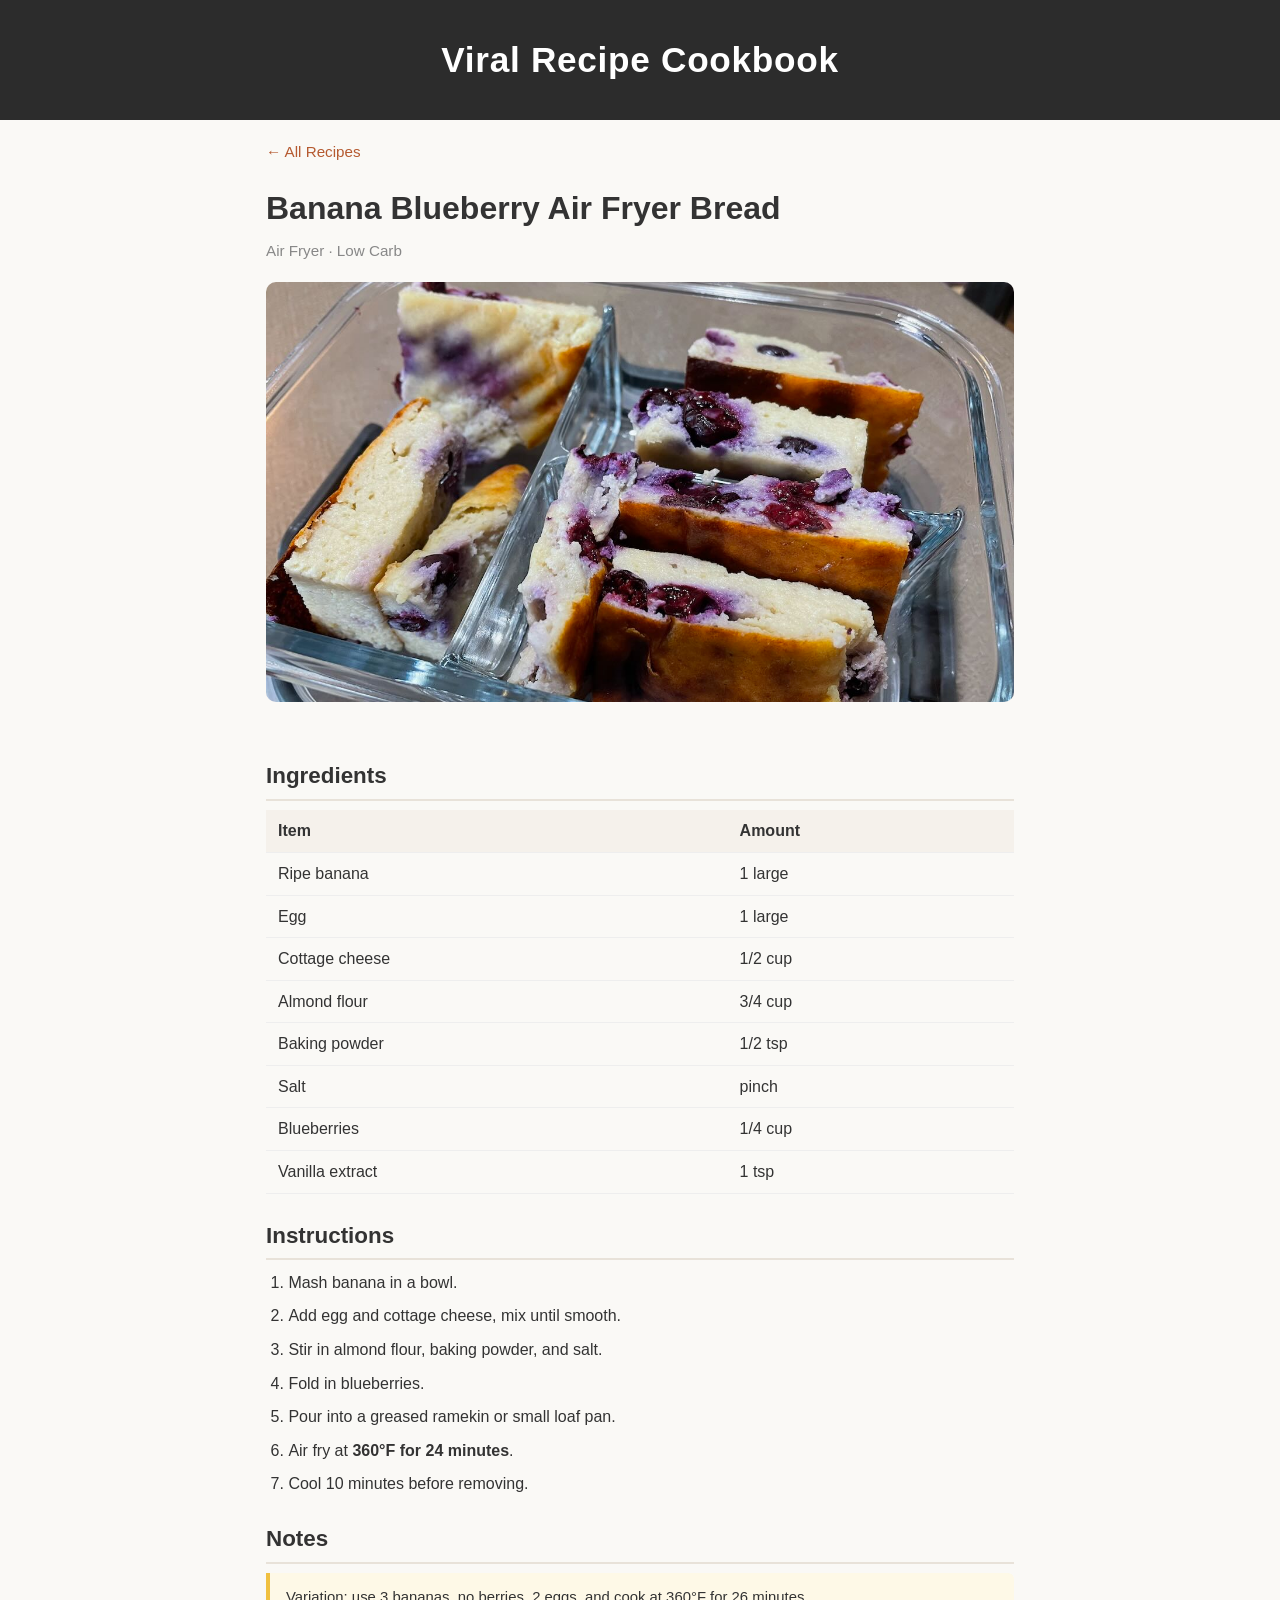
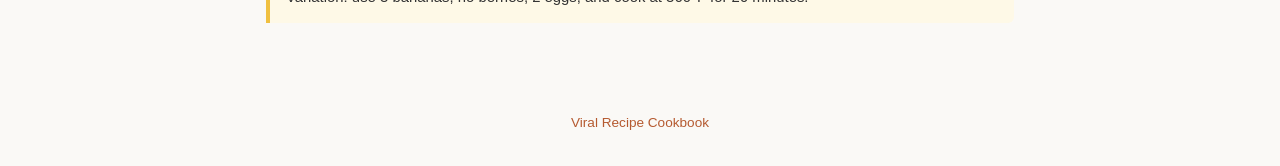
<file: banana-berry-bread.html>
<!DOCTYPE html>
<html lang="en">
<head>
  <meta charset="UTF-8">
  <meta name="viewport" content="width=device-width, initial-scale=1.0">
  <title>Banana Blueberry Air Fryer Bread &mdash; Viral Recipe Cookbook</title>
  <link rel="stylesheet" href="style.css">
</head>
<body>

<header class="site-header">
  <h1>Viral Recipe Cookbook</h1>
</header>

<article class="recipe-page">
  <a class="back" href="index.html">&larr; All Recipes</a>
  <h1>Banana Blueberry Air Fryer Bread</h1>
  <p class="subtitle">Air Fryer &middot; Low Carb</p>

  <img class="hero-img" src="banana-berry-bread.jpeg" alt="Banana Berry Bread">

  <h2>Ingredients</h2>
  <table>
    <tr><th>Item</th><th>Amount</th></tr>
    <tr><td>Ripe banana</td><td>1 large</td></tr>
    <tr><td>Egg</td><td>1 large</td></tr>
    <tr><td>Cottage cheese</td><td>1/2 cup</td></tr>
    <tr><td>Almond flour</td><td>3/4 cup</td></tr>
    <tr><td>Baking powder</td><td>1/2 tsp</td></tr>
    <tr><td>Salt</td><td>pinch</td></tr>
    <tr><td>Blueberries</td><td>1/4 cup</td></tr>
    <tr><td>Vanilla extract</td><td>1 tsp</td></tr>
  </table>

  <h2>Instructions</h2>
  <ol>
    <li>Mash banana in a bowl.</li>
    <li>Add egg and cottage cheese, mix until smooth.</li>
    <li>Stir in almond flour, baking powder, and salt.</li>
    <li>Fold in blueberries.</li>
    <li>Pour into a greased ramekin or small loaf pan.</li>
    <li>Air fry at <strong>360&deg;F for 24 minutes</strong>.</li>
    <li>Cool 10 minutes before removing.</li>
  </ol>

  <h2>Notes</h2>
  <div class="tip">Variation: use 3 bananas, no berries, 2 eggs, and cook at 360&deg;F for 26 minutes.</div>
</article>

<footer class="site-footer">
  <a href="index.html">Viral Recipe Cookbook</a>
</footer>

</body>
</html>
</file>
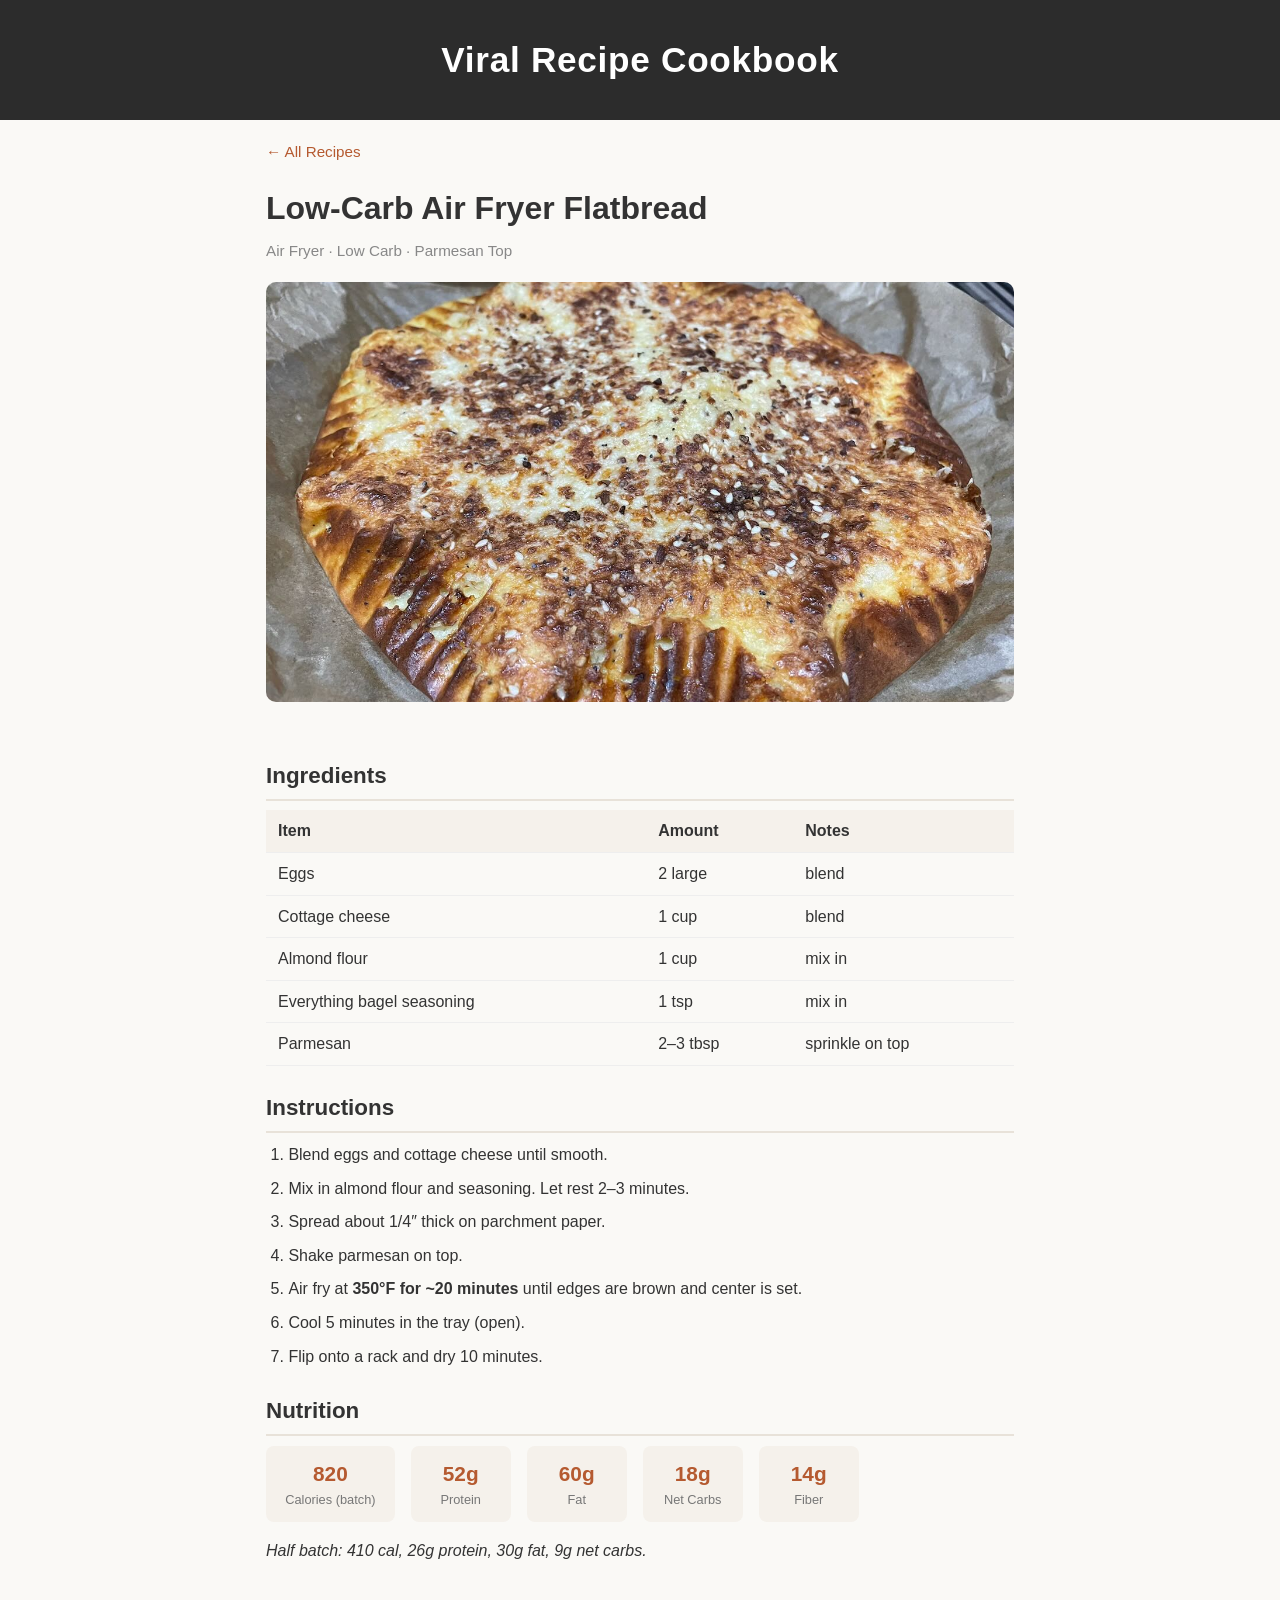
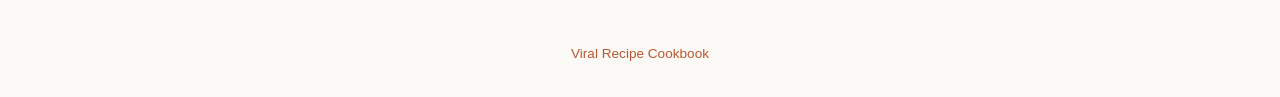
<file: flat-bread.html>
<!DOCTYPE html>
<html lang="en">
<head>
  <meta charset="UTF-8">
  <meta name="viewport" content="width=device-width, initial-scale=1.0">
  <title>Low-Carb Air Fryer Flatbread &mdash; Viral Recipe Cookbook</title>
  <link rel="stylesheet" href="style.css">
</head>
<body>

<header class="site-header">
  <h1>Viral Recipe Cookbook</h1>
</header>

<article class="recipe-page">
  <a class="back" href="index.html">&larr; All Recipes</a>
  <h1>Low-Carb Air Fryer Flatbread</h1>
  <p class="subtitle">Air Fryer &middot; Low Carb &middot; Parmesan Top</p>

  <img class="hero-img" src="flat-bread.jpeg" alt="Low-Carb Flatbread">

  <h2>Ingredients</h2>
  <table>
    <tr><th>Item</th><th>Amount</th><th>Notes</th></tr>
    <tr><td>Eggs</td><td>2 large</td><td>blend</td></tr>
    <tr><td>Cottage cheese</td><td>1 cup</td><td>blend</td></tr>
    <tr><td>Almond flour</td><td>1 cup</td><td>mix in</td></tr>
    <tr><td>Everything bagel seasoning</td><td>1 tsp</td><td>mix in</td></tr>
    <tr><td>Parmesan</td><td>2&ndash;3 tbsp</td><td>sprinkle on top</td></tr>
  </table>

  <h2>Instructions</h2>
  <ol>
    <li>Blend eggs and cottage cheese until smooth.</li>
    <li>Mix in almond flour and seasoning. Let rest 2&ndash;3 minutes.</li>
    <li>Spread about 1/4&Prime; thick on parchment paper.</li>
    <li>Shake parmesan on top.</li>
    <li>Air fry at <strong>350&deg;F for ~20 minutes</strong> until edges are brown and center is set.</li>
    <li>Cool 5 minutes in the tray (open).</li>
    <li>Flip onto a rack and dry 10 minutes.</li>
  </ol>

  <h2>Nutrition</h2>
  <div class="macro-grid">
    <div class="macro-box"><div class="num">820</div><div class="label">Calories (batch)</div></div>
    <div class="macro-box"><div class="num">52g</div><div class="label">Protein</div></div>
    <div class="macro-box"><div class="num">60g</div><div class="label">Fat</div></div>
    <div class="macro-box"><div class="num">18g</div><div class="label">Net Carbs</div></div>
    <div class="macro-box"><div class="num">14g</div><div class="label">Fiber</div></div>
  </div>
  <p><em>Half batch: 410 cal, 26g protein, 30g fat, 9g net carbs.</em></p>
</article>

<footer class="site-footer">
  <a href="index.html">Viral Recipe Cookbook</a>
</footer>

</body>
</html>
</file>
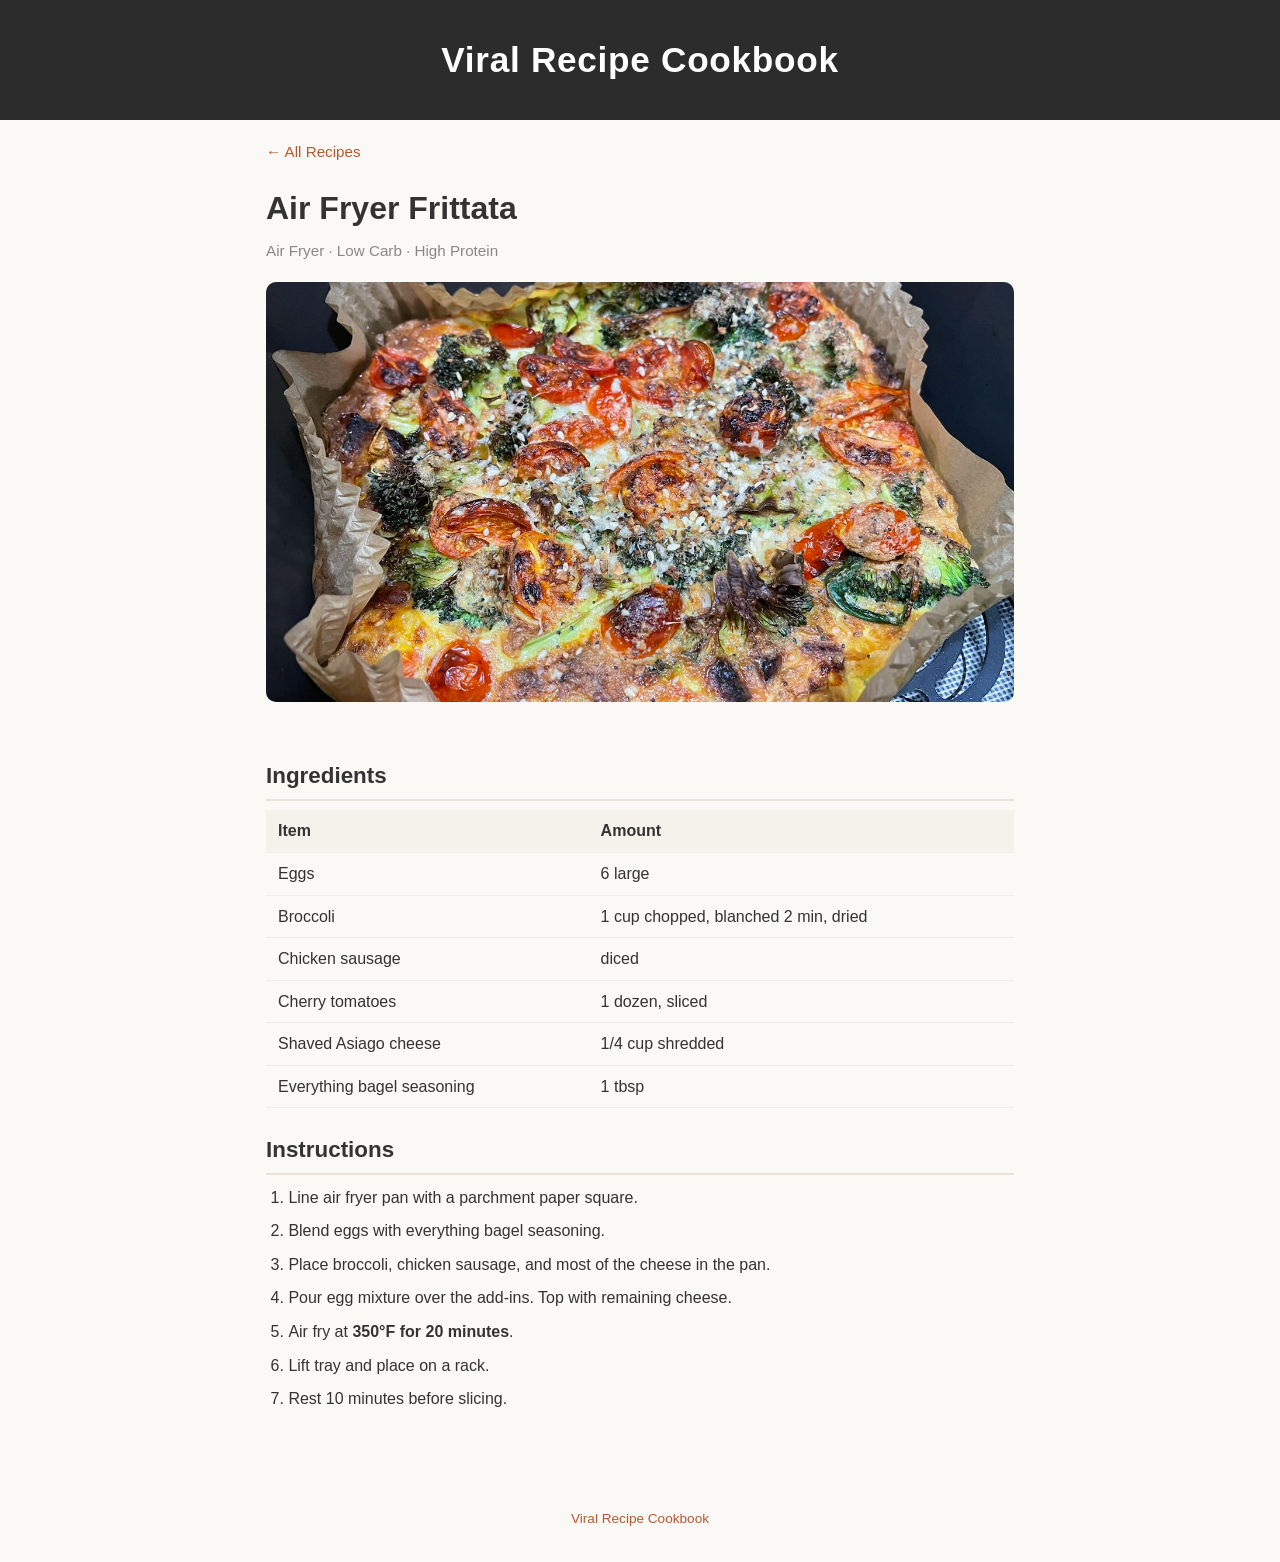
<file: frittata.html>
<!DOCTYPE html>
<html lang="en">
<head>
  <meta charset="UTF-8">
  <meta name="viewport" content="width=device-width, initial-scale=1.0">
  <title>Air Fryer Frittata &mdash; Viral Recipe Cookbook</title>
  <link rel="stylesheet" href="style.css">
</head>
<body>

<header class="site-header">
  <h1>Viral Recipe Cookbook</h1>
</header>

<article class="recipe-page">
  <a class="back" href="index.html">&larr; All Recipes</a>
  <h1>Air Fryer Frittata</h1>
  <p class="subtitle">Air Fryer &middot; Low Carb &middot; High Protein</p>

  <img class="hero-img" src="frittata.jpeg" alt="Air Fryer Frittata">

  <h2>Ingredients</h2>
  <table>
    <tr><th>Item</th><th>Amount</th></tr>
    <tr><td>Eggs</td><td>6 large</td></tr>
    <tr><td>Broccoli</td><td>1 cup chopped, blanched 2 min, dried</td></tr>
    <tr><td>Chicken sausage</td><td>diced</td></tr>
    <tr><td>Cherry tomatoes</td><td>1 dozen, sliced</td></tr>
    <tr><td>Shaved Asiago cheese</td><td>1/4 cup shredded</td></tr>
    <tr><td>Everything bagel seasoning</td><td>1 tbsp</td></tr>
  </table>

  <h2>Instructions</h2>
  <ol>
    <li>Line air fryer pan with a parchment paper square.</li>
    <li>Blend eggs with everything bagel seasoning.</li>
    <li>Place broccoli, chicken sausage, and most of the cheese in the pan.</li>
    <li>Pour egg mixture over the add-ins. Top with remaining cheese.</li>
    <li>Air fry at <strong>350&deg;F for 20 minutes</strong>.</li>
    <li>Lift tray and place on a rack.</li>
    <li>Rest 10 minutes before slicing.</li>
  </ol>
</article>

<footer class="site-footer">
  <a href="index.html">Viral Recipe Cookbook</a>
</footer>

</body>
</html>
</file>
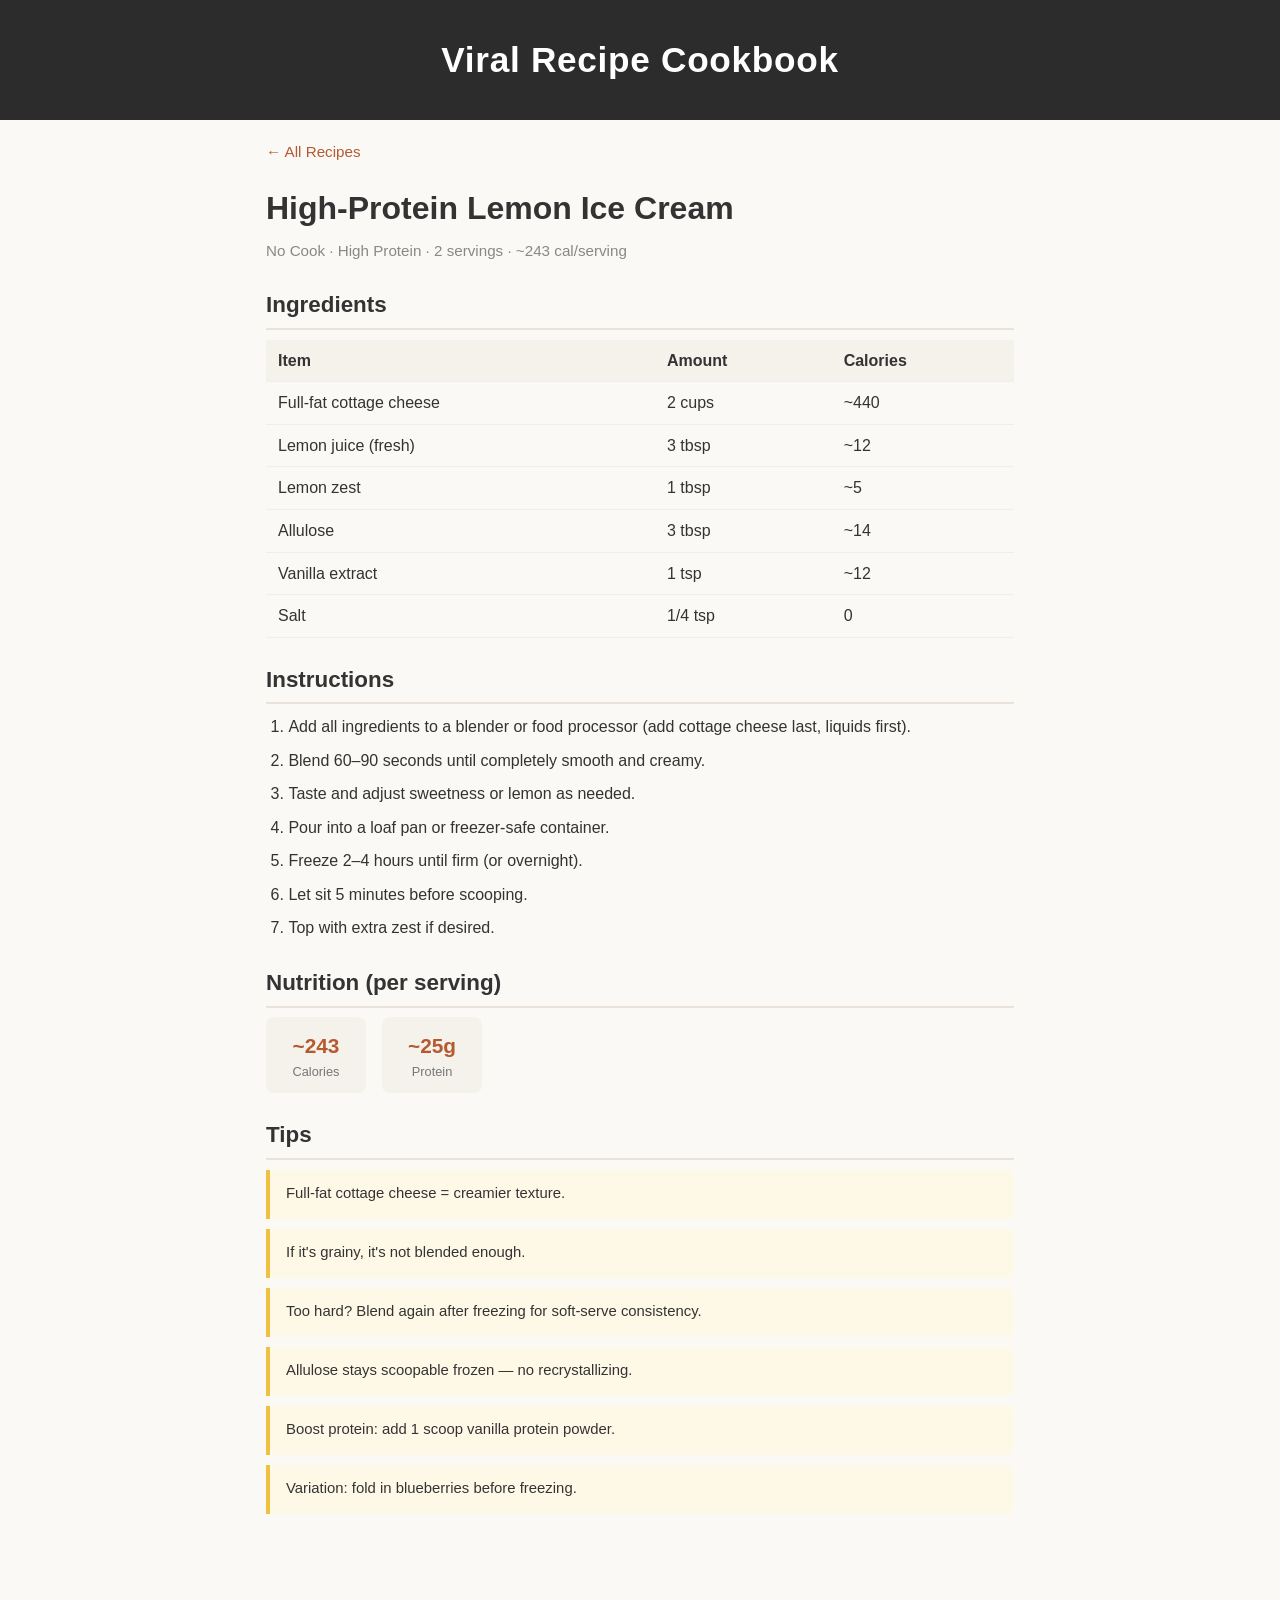
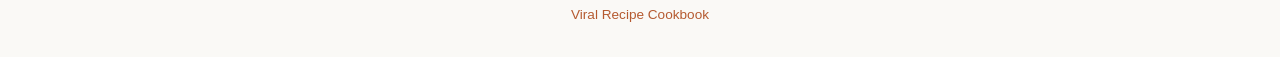
<file: lemon-ice-cream.html>
<!DOCTYPE html>
<html lang="en">
<head>
  <meta charset="UTF-8">
  <meta name="viewport" content="width=device-width, initial-scale=1.0">
  <title>High-Protein Lemon Ice Cream &mdash; Viral Recipe Cookbook</title>
  <link rel="stylesheet" href="style.css">
</head>
<body>

<header class="site-header">
  <h1>Viral Recipe Cookbook</h1>
</header>

<article class="recipe-page">
  <a class="back" href="index.html">&larr; All Recipes</a>
  <h1>High-Protein Lemon Ice Cream</h1>
  <p class="subtitle">No Cook &middot; High Protein &middot; 2 servings &middot; ~243 cal/serving</p>

  <h2>Ingredients</h2>
  <table>
    <tr><th>Item</th><th>Amount</th><th>Calories</th></tr>
    <tr><td>Full-fat cottage cheese</td><td>2 cups</td><td>~440</td></tr>
    <tr><td>Lemon juice (fresh)</td><td>3 tbsp</td><td>~12</td></tr>
    <tr><td>Lemon zest</td><td>1 tbsp</td><td>~5</td></tr>
    <tr><td>Allulose</td><td>3 tbsp</td><td>~14</td></tr>
    <tr><td>Vanilla extract</td><td>1 tsp</td><td>~12</td></tr>
    <tr><td>Salt</td><td>1/4 tsp</td><td>0</td></tr>
  </table>

  <h2>Instructions</h2>
  <ol>
    <li>Add all ingredients to a blender or food processor (add cottage cheese last, liquids first).</li>
    <li>Blend 60&ndash;90 seconds until completely smooth and creamy.</li>
    <li>Taste and adjust sweetness or lemon as needed.</li>
    <li>Pour into a loaf pan or freezer-safe container.</li>
    <li>Freeze 2&ndash;4 hours until firm (or overnight).</li>
    <li>Let sit 5 minutes before scooping.</li>
    <li>Top with extra zest if desired.</li>
  </ol>

  <h2>Nutrition (per serving)</h2>
  <div class="macro-grid">
    <div class="macro-box"><div class="num">~243</div><div class="label">Calories</div></div>
    <div class="macro-box"><div class="num">~25g</div><div class="label">Protein</div></div>
  </div>

  <h2>Tips</h2>
  <div class="tip">Full-fat cottage cheese = creamier texture.</div>
  <div class="tip">If it's grainy, it's not blended enough.</div>
  <div class="tip">Too hard? Blend again after freezing for soft-serve consistency.</div>
  <div class="tip">Allulose stays scoopable frozen &mdash; no recrystallizing.</div>
  <div class="tip">Boost protein: add 1 scoop vanilla protein powder.</div>
  <div class="tip">Variation: fold in blueberries before freezing.</div>
</article>

<footer class="site-footer">
  <a href="index.html">Viral Recipe Cookbook</a>
</footer>

</body>
</html>
</file>
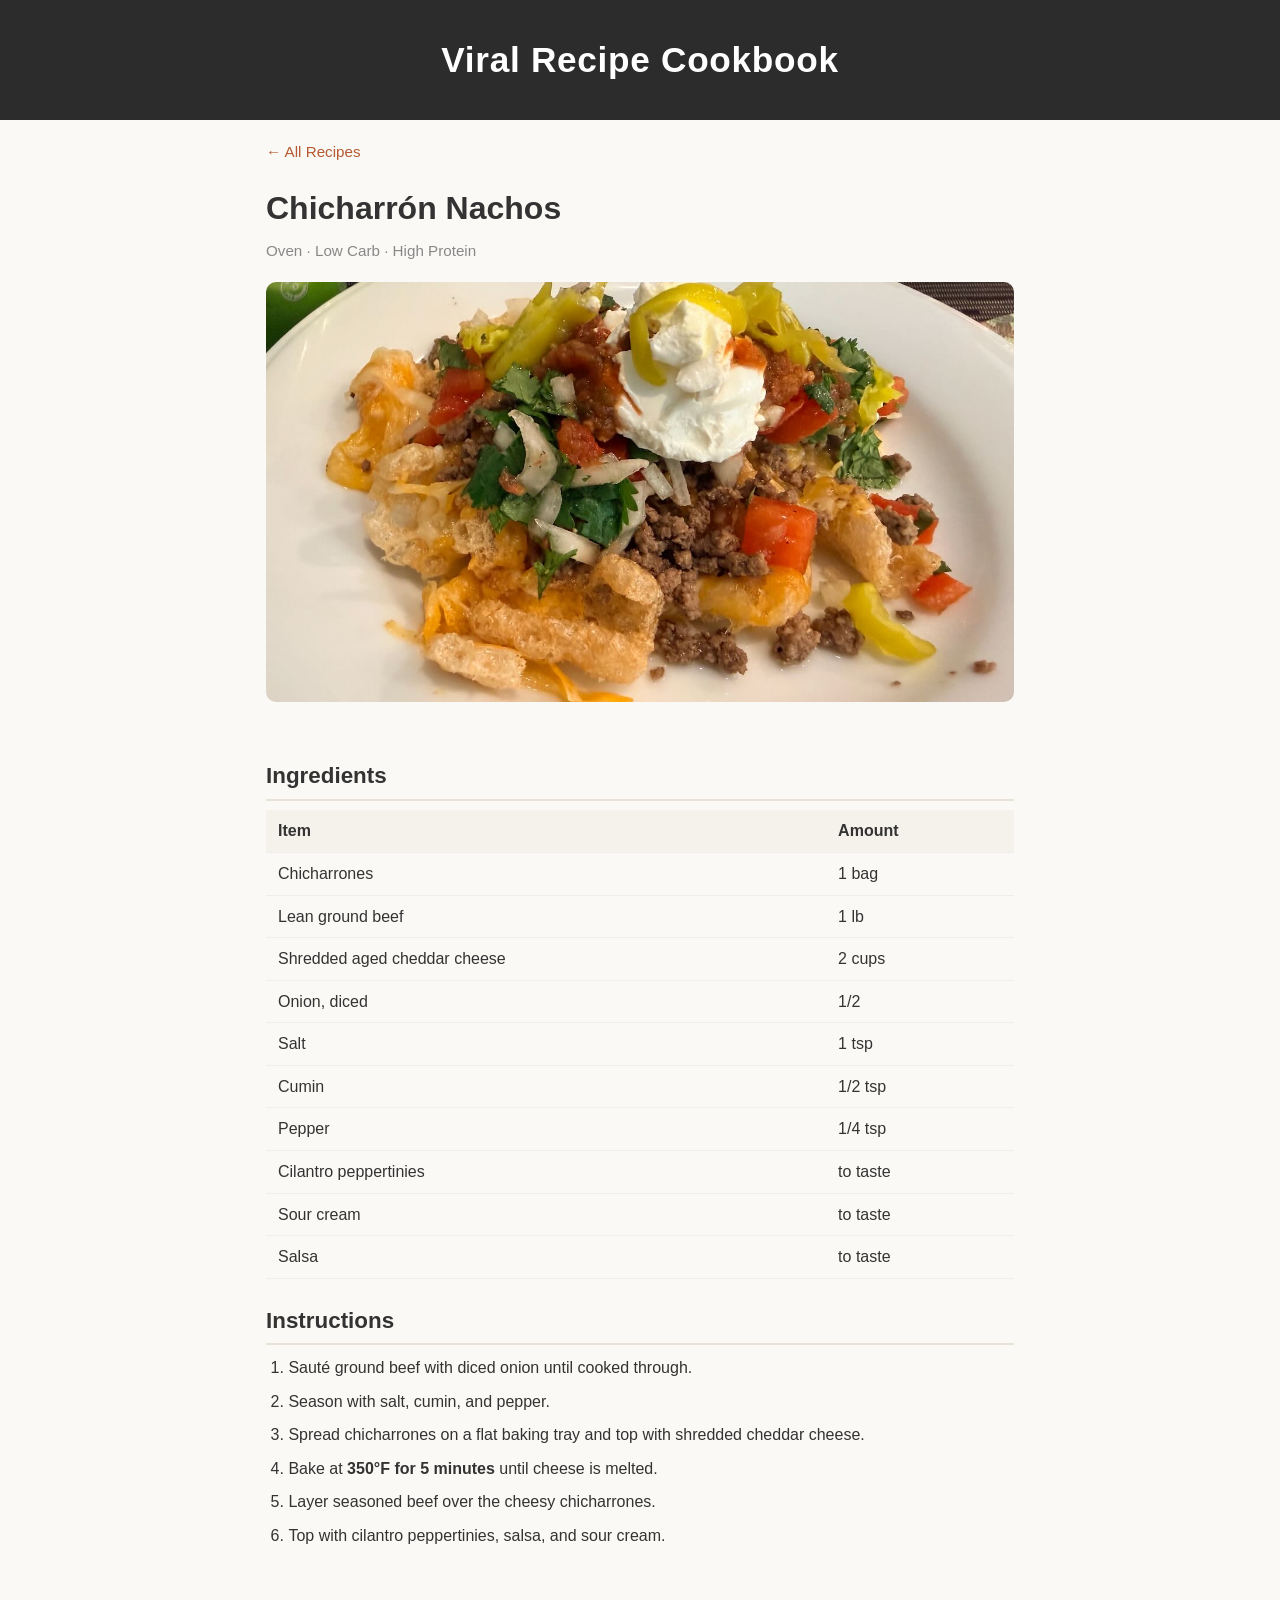
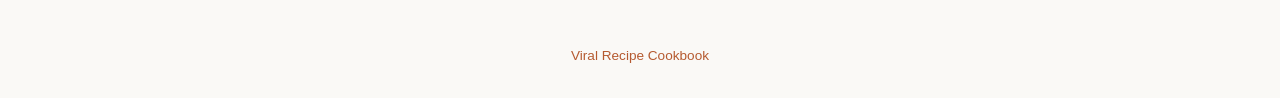
<file: nachos.html>
<!DOCTYPE html>
<html lang="en">
<head>
  <meta charset="UTF-8">
  <meta name="viewport" content="width=device-width, initial-scale=1.0">
  <title>Chicharr&oacute;n Nachos &mdash; Viral Recipe Cookbook</title>
  <link rel="stylesheet" href="style.css">
</head>
<body>

<header class="site-header">
  <h1>Viral Recipe Cookbook</h1>
</header>

<article class="recipe-page">
  <a class="back" href="index.html">&larr; All Recipes</a>
  <h1>Chicharr&oacute;n Nachos</h1>
  <p class="subtitle">Oven &middot; Low Carb &middot; High Protein</p>

  <img class="hero-img" src="nachos.jpeg" alt="Chicharr&oacute;n Nachos">

  <h2>Ingredients</h2>
  <table>
    <tr><th>Item</th><th>Amount</th></tr>
    <tr><td>Chicharrones</td><td>1 bag</td></tr>
    <tr><td>Lean ground beef</td><td>1 lb</td></tr>
    <tr><td>Shredded aged cheddar cheese</td><td>2 cups</td></tr>
    <tr><td>Onion, diced</td><td>1/2</td></tr>
    <tr><td>Salt</td><td>1 tsp</td></tr>
    <tr><td>Cumin</td><td>1/2 tsp</td></tr>
    <tr><td>Pepper</td><td>1/4 tsp</td></tr>
    <tr><td>Cilantro peppertinies</td><td>to taste</td></tr>
    <tr><td>Sour cream</td><td>to taste</td></tr>
    <tr><td>Salsa</td><td>to taste</td></tr>
  </table>

  <h2>Instructions</h2>
  <ol>
    <li>Saut&eacute; ground beef with diced onion until cooked through.</li>
    <li>Season with salt, cumin, and pepper.</li>
    <li>Spread chicharrones on a flat baking tray and top with shredded cheddar cheese.</li>
    <li>Bake at <strong>350&deg;F for 5 minutes</strong> until cheese is melted.</li>
    <li>Layer seasoned beef over the cheesy chicharrones.</li>
    <li>Top with cilantro peppertinies, salsa, and sour cream.</li>
  </ol>
</article>

<footer class="site-footer">
  <a href="index.html">Viral Recipe Cookbook</a>
</footer>

</body>
</html>
</file>
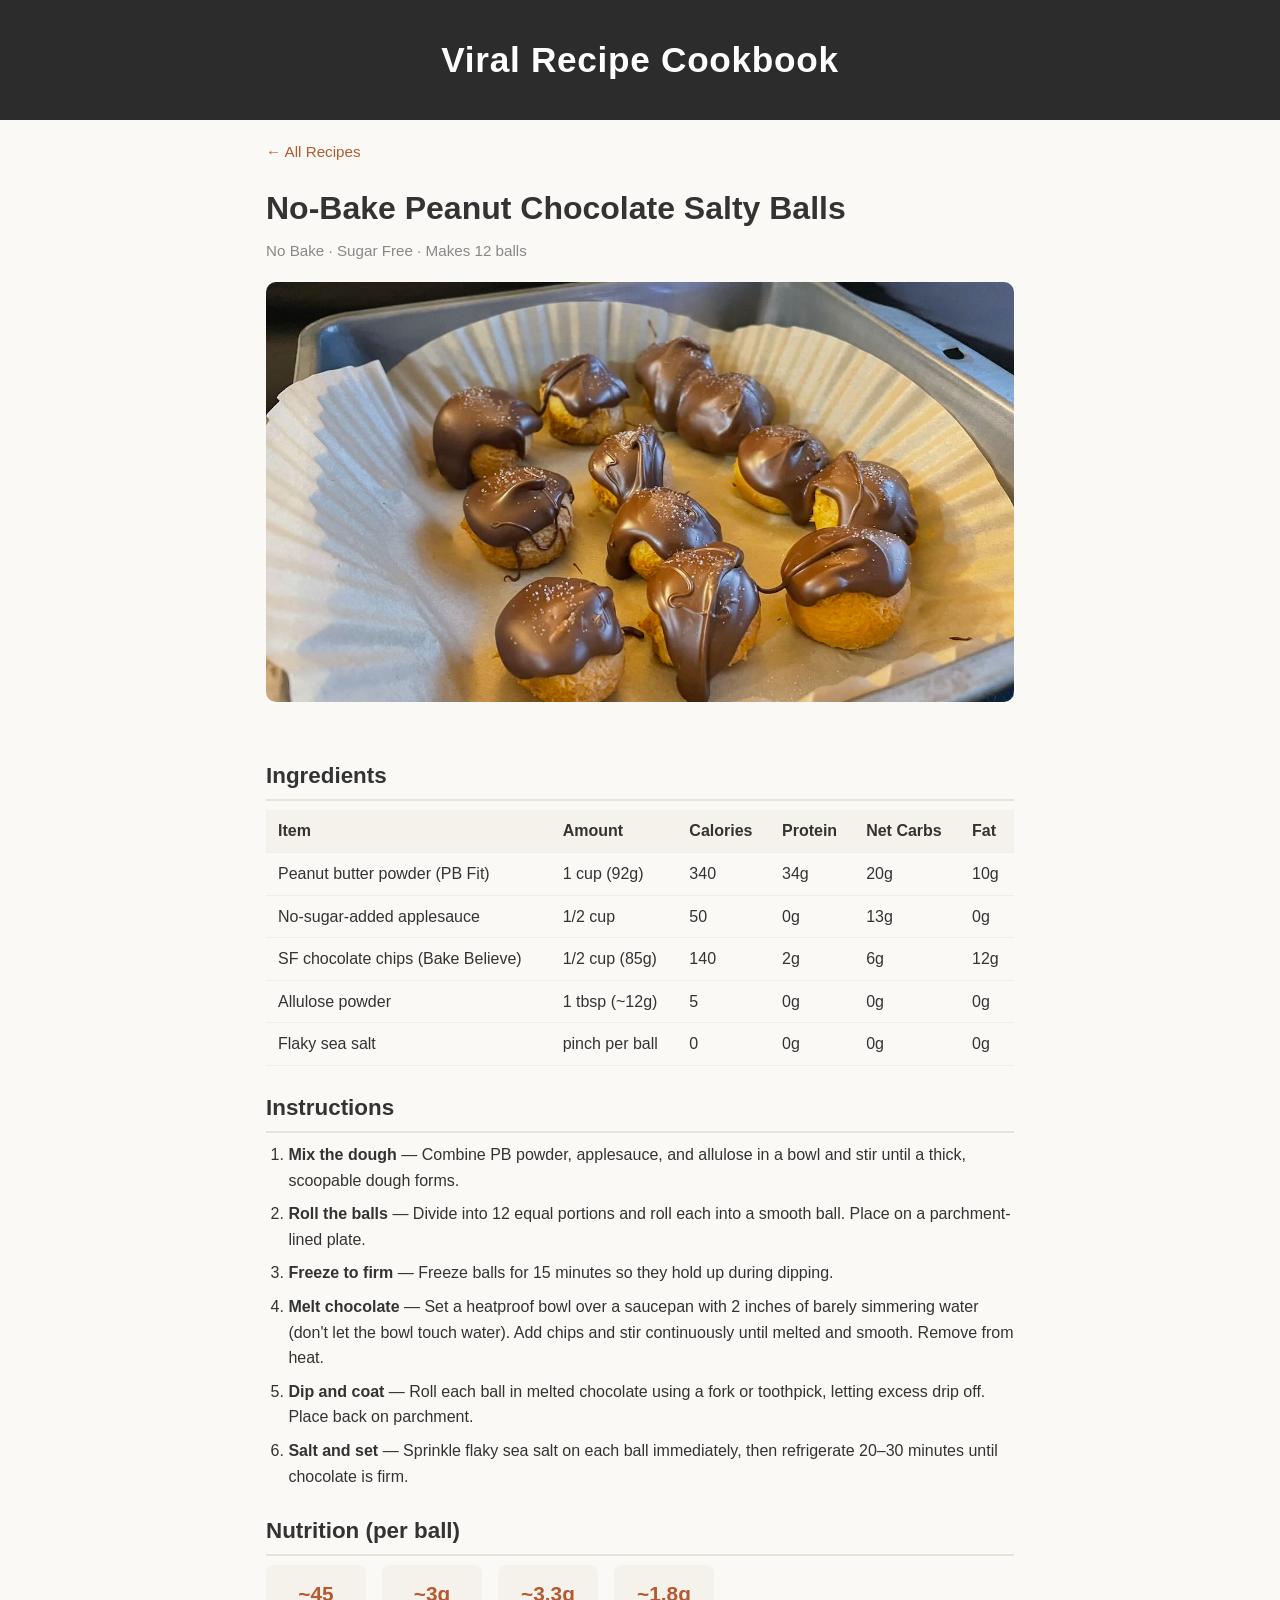
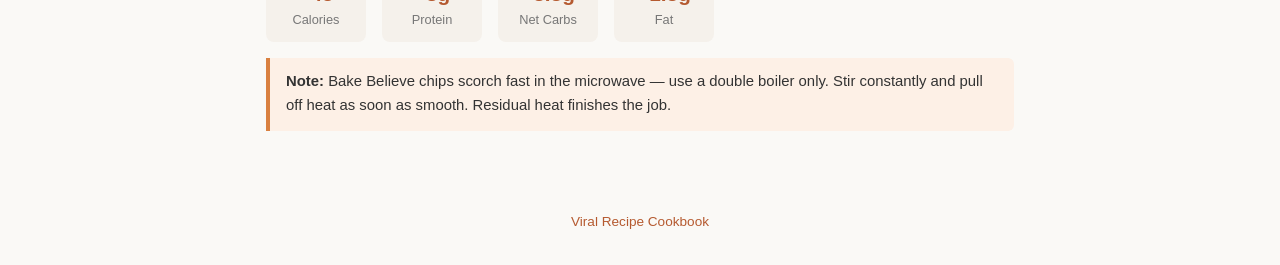
<file: peanut-chocolate-salty-balls.html>
<!DOCTYPE html>
<html lang="en">
<head>
  <meta charset="UTF-8">
  <meta name="viewport" content="width=device-width, initial-scale=1.0">
  <title>No-Bake Peanut Chocolate Salty Balls &mdash; Viral Recipe Cookbook</title>
  <link rel="stylesheet" href="style.css">
</head>
<body>

<header class="site-header">
  <h1>Viral Recipe Cookbook</h1>
</header>

<article class="recipe-page">
  <a class="back" href="index.html">&larr; All Recipes</a>
  <h1>No-Bake Peanut Chocolate Salty Balls</h1>
  <p class="subtitle">No Bake &middot; Sugar Free &middot; Makes 12 balls</p>

  <img class="hero-img" src="peanut-chocolate-salty-balls.jpeg" alt="Peanut Chocolate Salty Balls">

  <h2>Ingredients</h2>
  <table>
    <tr><th>Item</th><th>Amount</th><th>Calories</th><th>Protein</th><th>Net Carbs</th><th>Fat</th></tr>
    <tr><td>Peanut butter powder (PB Fit)</td><td>1 cup (92g)</td><td>340</td><td>34g</td><td>20g</td><td>10g</td></tr>
    <tr><td>No-sugar-added applesauce</td><td>1/2 cup</td><td>50</td><td>0g</td><td>13g</td><td>0g</td></tr>
    <tr><td>SF chocolate chips (Bake Believe)</td><td>1/2 cup (85g)</td><td>140</td><td>2g</td><td>6g</td><td>12g</td></tr>
    <tr><td>Allulose powder</td><td>1 tbsp (~12g)</td><td>5</td><td>0g</td><td>0g</td><td>0g</td></tr>
    <tr><td>Flaky sea salt</td><td>pinch per ball</td><td>0</td><td>0g</td><td>0g</td><td>0g</td></tr>
  </table>

  <h2>Instructions</h2>
  <ol>
    <li><strong>Mix the dough</strong> &mdash; Combine PB powder, applesauce, and allulose in a bowl and stir until a thick, scoopable dough forms.</li>
    <li><strong>Roll the balls</strong> &mdash; Divide into 12 equal portions and roll each into a smooth ball. Place on a parchment-lined plate.</li>
    <li><strong>Freeze to firm</strong> &mdash; Freeze balls for 15 minutes so they hold up during dipping.</li>
    <li><strong>Melt chocolate</strong> &mdash; Set a heatproof bowl over a saucepan with 2 inches of barely simmering water (don't let the bowl touch water). Add chips and stir continuously until melted and smooth. Remove from heat.</li>
    <li><strong>Dip and coat</strong> &mdash; Roll each ball in melted chocolate using a fork or toothpick, letting excess drip off. Place back on parchment.</li>
    <li><strong>Salt and set</strong> &mdash; Sprinkle flaky sea salt on each ball immediately, then refrigerate 20&ndash;30 minutes until chocolate is firm.</li>
  </ol>

  <h2>Nutrition (per ball)</h2>
  <div class="macro-grid">
    <div class="macro-box"><div class="num">~45</div><div class="label">Calories</div></div>
    <div class="macro-box"><div class="num">~3g</div><div class="label">Protein</div></div>
    <div class="macro-box"><div class="num">~3.3g</div><div class="label">Net Carbs</div></div>
    <div class="macro-box"><div class="num">~1.8g</div><div class="label">Fat</div></div>
  </div>

  <div class="note"><strong>Note:</strong> Bake Believe chips scorch fast in the microwave &mdash; use a double boiler only. Stir constantly and pull off heat as soon as smooth. Residual heat finishes the job.</div>
</article>

<footer class="site-footer">
  <a href="index.html">Viral Recipe Cookbook</a>
</footer>

</body>
</html>
</file>
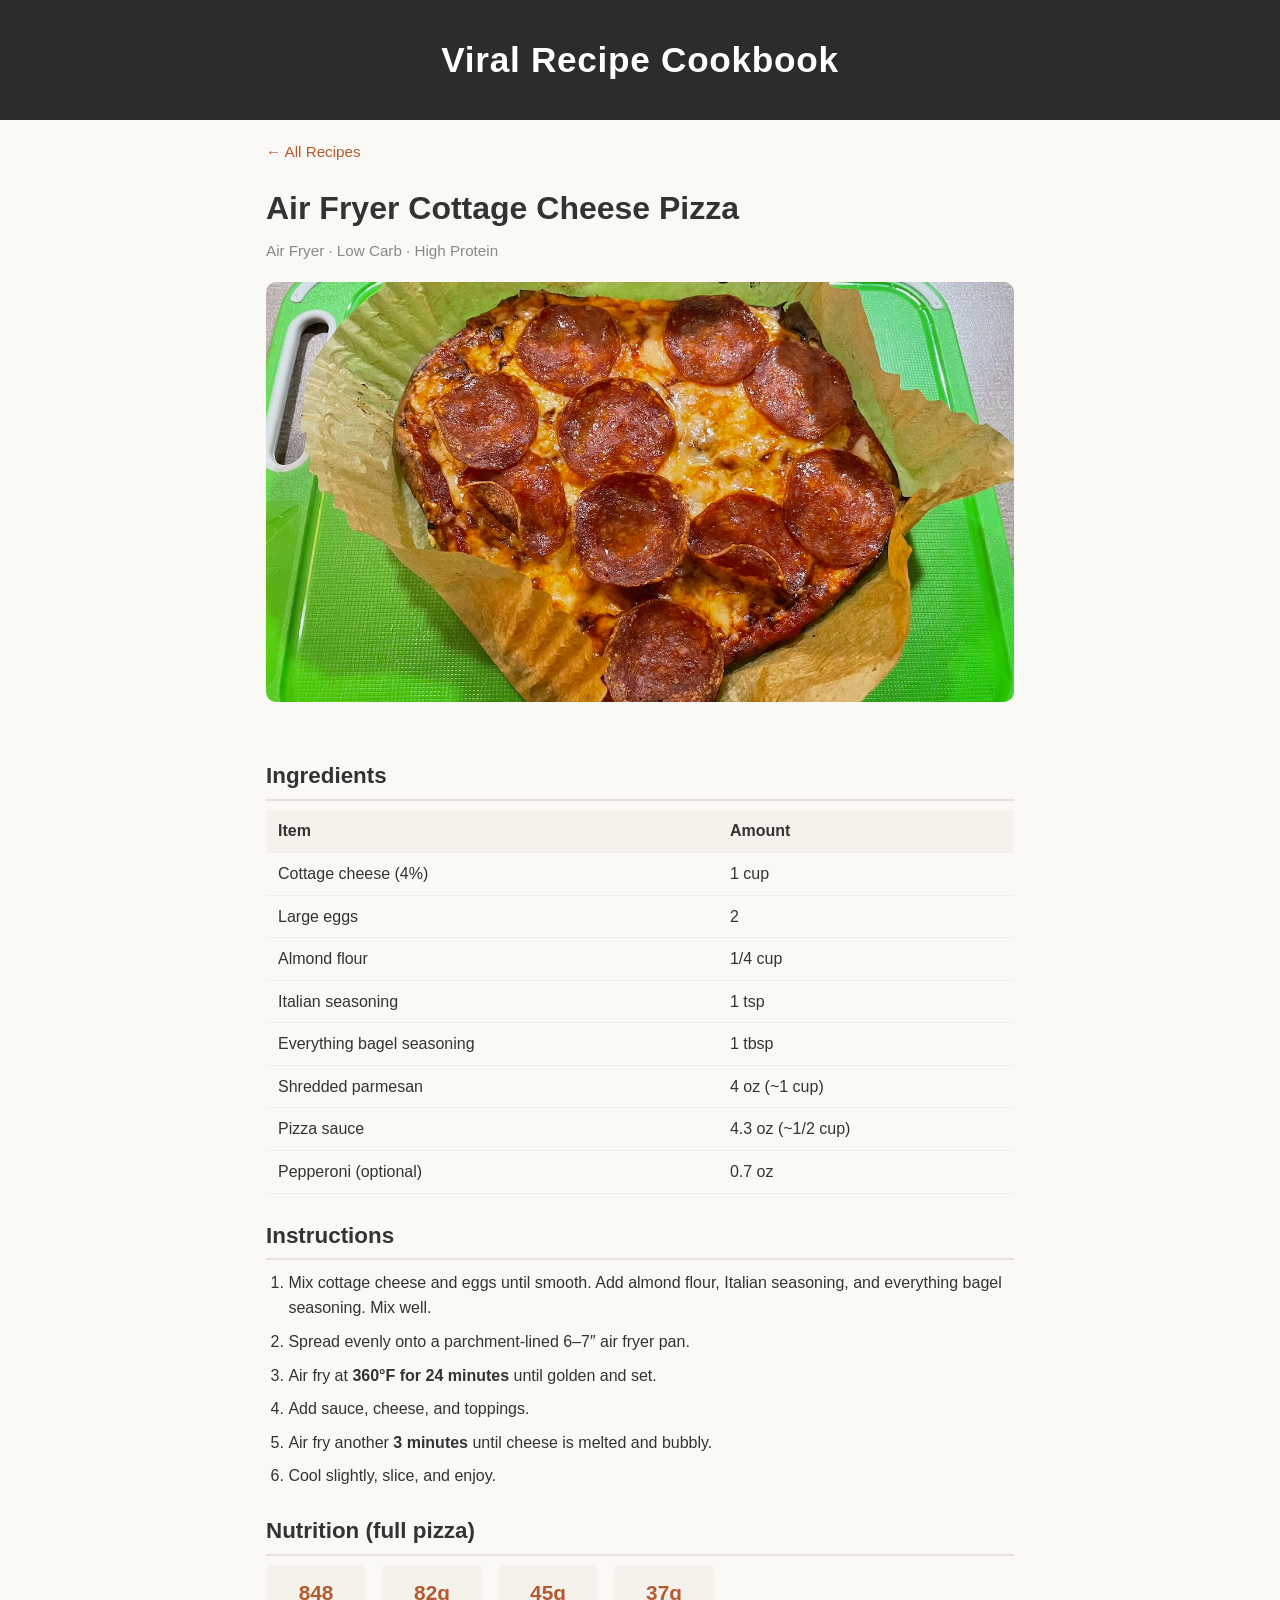
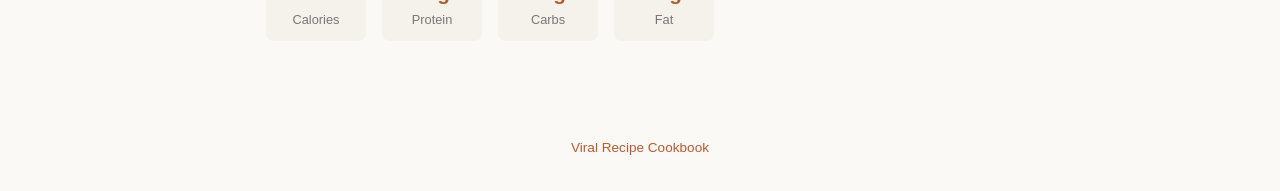
<file: pizza.html>
<!DOCTYPE html>
<html lang="en">
<head>
  <meta charset="UTF-8">
  <meta name="viewport" content="width=device-width, initial-scale=1.0">
  <title>Air Fryer Cottage Cheese Pizza &mdash; Viral Recipe Cookbook</title>
  <link rel="stylesheet" href="style.css">
</head>
<body>

<header class="site-header">
  <h1>Viral Recipe Cookbook</h1>
</header>

<article class="recipe-page">
  <a class="back" href="index.html">&larr; All Recipes</a>
  <h1>Air Fryer Cottage Cheese Pizza</h1>
  <p class="subtitle">Air Fryer &middot; Low Carb &middot; High Protein</p>

  <img class="hero-img" src="pizza.jpeg" alt="Cottage Cheese Pizza">

  <h2>Ingredients</h2>
  <table>
    <tr><th>Item</th><th>Amount</th></tr>
    <tr><td>Cottage cheese (4%)</td><td>1 cup</td></tr>
    <tr><td>Large eggs</td><td>2</td></tr>
    <tr><td>Almond flour</td><td>1/4 cup</td></tr>
    <tr><td>Italian seasoning</td><td>1 tsp</td></tr>
    <tr><td>Everything bagel seasoning</td><td>1 tbsp</td></tr>
    <tr><td>Shredded parmesan</td><td>4 oz (~1 cup)</td></tr>
    <tr><td>Pizza sauce</td><td>4.3 oz (~1/2 cup)</td></tr>
    <tr><td>Pepperoni (optional)</td><td>0.7 oz</td></tr>
  </table>

  <h2>Instructions</h2>
  <ol>
    <li>Mix cottage cheese and eggs until smooth. Add almond flour, Italian seasoning, and everything bagel seasoning. Mix well.</li>
    <li>Spread evenly onto a parchment-lined 6&ndash;7&Prime; air fryer pan.</li>
    <li>Air fry at <strong>360&deg;F for 24 minutes</strong> until golden and set.</li>
    <li>Add sauce, cheese, and toppings.</li>
    <li>Air fry another <strong>3 minutes</strong> until cheese is melted and bubbly.</li>
    <li>Cool slightly, slice, and enjoy.</li>
  </ol>

  <h2>Nutrition (full pizza)</h2>
  <div class="macro-grid">
    <div class="macro-box"><div class="num">848</div><div class="label">Calories</div></div>
    <div class="macro-box"><div class="num">82g</div><div class="label">Protein</div></div>
    <div class="macro-box"><div class="num">45g</div><div class="label">Carbs</div></div>
    <div class="macro-box"><div class="num">37g</div><div class="label">Fat</div></div>
  </div>
</article>

<footer class="site-footer">
  <a href="index.html">Viral Recipe Cookbook</a>
</footer>

</body>
</html>
</file>
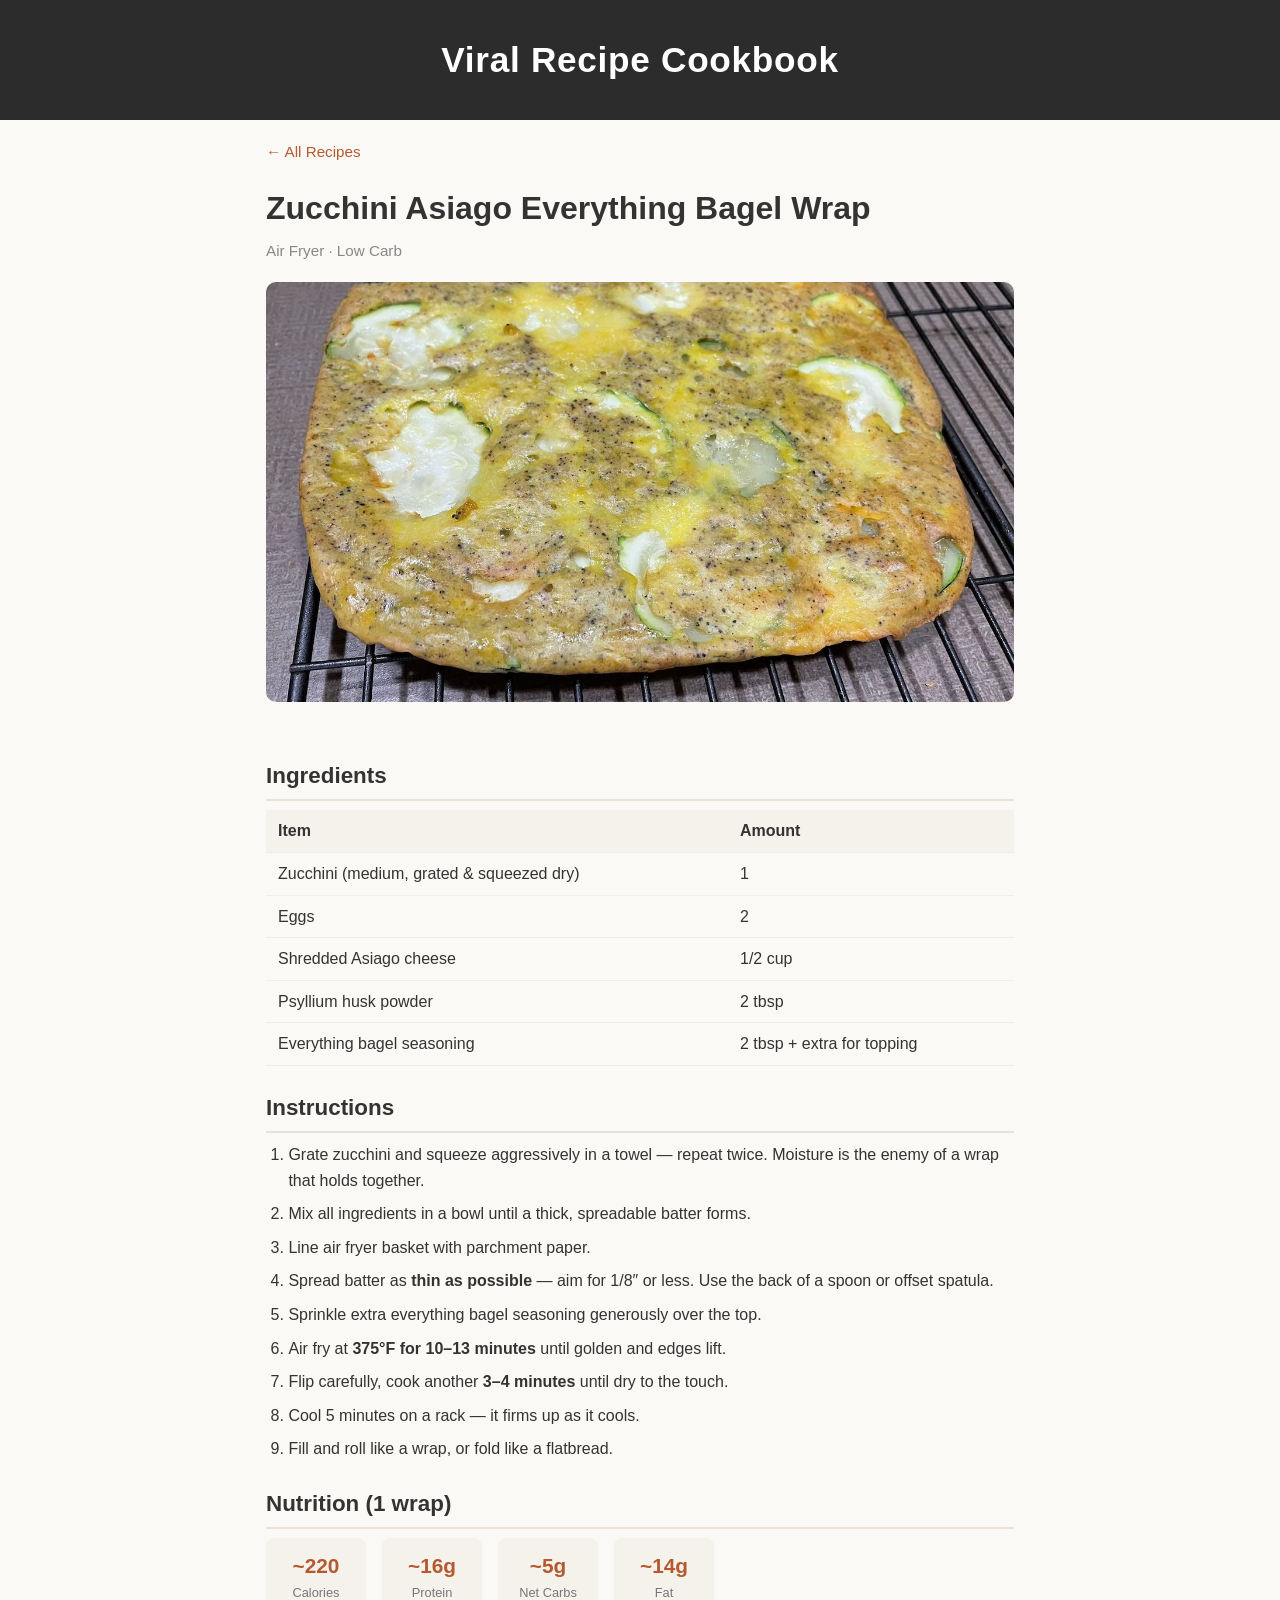
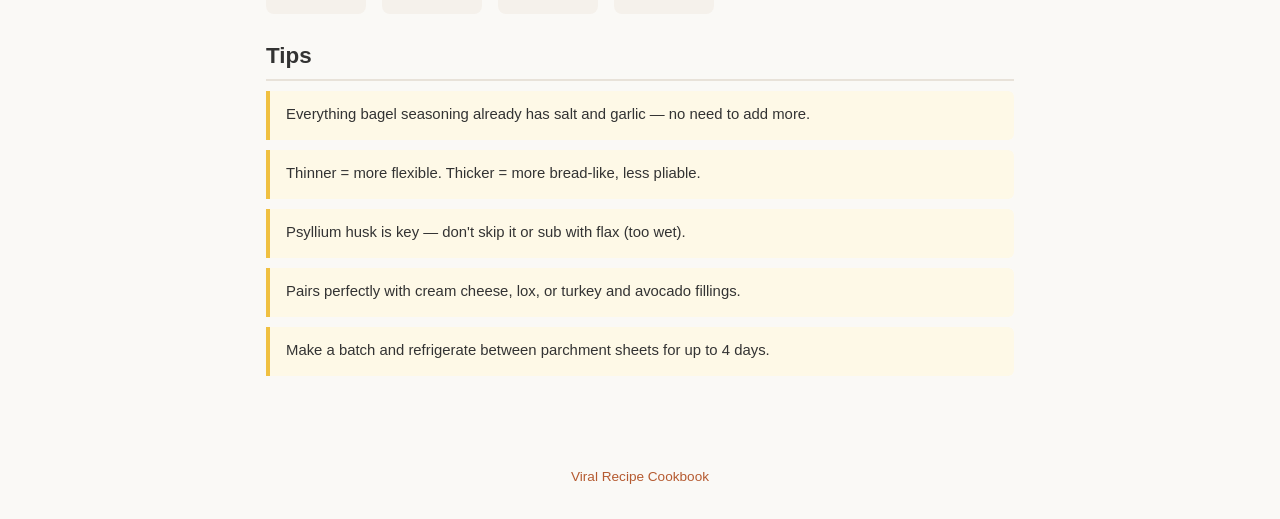
<file: zucchini-wrap.html>
<!DOCTYPE html>
<html lang="en">
<head>
  <meta charset="UTF-8">
  <meta name="viewport" content="width=device-width, initial-scale=1.0">
  <title>Zucchini Asiago Everything Bagel Wrap &mdash; Viral Recipe Cookbook</title>
  <link rel="stylesheet" href="style.css">
</head>
<body>

<header class="site-header">
  <h1>Viral Recipe Cookbook</h1>
</header>

<article class="recipe-page">
  <a class="back" href="index.html">&larr; All Recipes</a>
  <h1>Zucchini Asiago Everything Bagel Wrap</h1>
  <p class="subtitle">Air Fryer &middot; Low Carb</p>

  <img class="hero-img" src="zuchini-wrap.jpeg" alt="Zucchini Wrap">

  <h2>Ingredients</h2>
  <table>
    <tr><th>Item</th><th>Amount</th></tr>
    <tr><td>Zucchini (medium, grated &amp; squeezed dry)</td><td>1</td></tr>
    <tr><td>Eggs</td><td>2</td></tr>
    <tr><td>Shredded Asiago cheese</td><td>1/2 cup</td></tr>
    <tr><td>Psyllium husk powder</td><td>2 tbsp</td></tr>
    <tr><td>Everything bagel seasoning</td><td>2 tbsp + extra for topping</td></tr>
  </table>

  <h2>Instructions</h2>
  <ol>
    <li>Grate zucchini and squeeze aggressively in a towel &mdash; repeat twice. Moisture is the enemy of a wrap that holds together.</li>
    <li>Mix all ingredients in a bowl until a thick, spreadable batter forms.</li>
    <li>Line air fryer basket with parchment paper.</li>
    <li>Spread batter as <strong>thin as possible</strong> &mdash; aim for 1/8&Prime; or less. Use the back of a spoon or offset spatula.</li>
    <li>Sprinkle extra everything bagel seasoning generously over the top.</li>
    <li>Air fry at <strong>375&deg;F for 10&ndash;13 minutes</strong> until golden and edges lift.</li>
    <li>Flip carefully, cook another <strong>3&ndash;4 minutes</strong> until dry to the touch.</li>
    <li>Cool 5 minutes on a rack &mdash; it firms up as it cools.</li>
    <li>Fill and roll like a wrap, or fold like a flatbread.</li>
  </ol>

  <h2>Nutrition (1 wrap)</h2>
  <div class="macro-grid">
    <div class="macro-box"><div class="num">~220</div><div class="label">Calories</div></div>
    <div class="macro-box"><div class="num">~16g</div><div class="label">Protein</div></div>
    <div class="macro-box"><div class="num">~5g</div><div class="label">Net Carbs</div></div>
    <div class="macro-box"><div class="num">~14g</div><div class="label">Fat</div></div>
  </div>

  <h2>Tips</h2>
  <div class="tip">Everything bagel seasoning already has salt and garlic &mdash; no need to add more.</div>
  <div class="tip">Thinner = more flexible. Thicker = more bread-like, less pliable.</div>
  <div class="tip">Psyllium husk is key &mdash; don't skip it or sub with flax (too wet).</div>
  <div class="tip">Pairs perfectly with cream cheese, lox, or turkey and avocado fillings.</div>
  <div class="tip">Make a batch and refrigerate between parchment sheets for up to 4 days.</div>
</article>

<footer class="site-footer">
  <a href="index.html">Viral Recipe Cookbook</a>
</footer>

</body>
</html>
</file>
<file: style.css>
* {
  margin: 0;
  padding: 0;
  box-sizing: border-box;
}

body {
  font-family: 'Segoe UI', Tahoma, Geneva, Verdana, sans-serif;
  background: #faf9f6;
  color: #333;
  line-height: 1.6;
}

a {
  color: #b55a30;
  text-decoration: none;
}

a:hover {
  text-decoration: underline;
}

/* ---- Header ---- */
.site-header {
  background: #2c2c2c;
  color: #fff;
  text-align: center;
  padding: 2rem 1rem;
}

.site-header h1 {
  font-size: 2.2rem;
  letter-spacing: 0.02em;
}

.site-header p {
  margin-top: 0.4rem;
  font-size: 1rem;
  color: #ccc;
}

/* ---- Index grid ---- */
.recipe-grid {
  display: grid;
  grid-template-columns: repeat(auto-fill, minmax(300px, 1fr));
  gap: 1.5rem;
  max-width: 1100px;
  margin: 2rem auto;
  padding: 0 1rem;
}

.recipe-card {
  background: #fff;
  border-radius: 10px;
  overflow: hidden;
  box-shadow: 0 2px 8px rgba(0,0,0,0.1);
  transition: transform 0.2s, box-shadow 0.2s;
}

.recipe-card:hover {
  transform: translateY(-4px);
  box-shadow: 0 6px 16px rgba(0,0,0,0.15);
}

.recipe-card img {
  width: 100%;
  height: 220px;
  object-fit: cover;
}

.recipe-card .card-body {
  padding: 1rem 1.2rem 1.2rem;
}

.recipe-card h2 {
  font-size: 1.2rem;
  margin-bottom: 0.3rem;
}

.recipe-card .tags {
  font-size: 0.82rem;
  color: #888;
  margin-bottom: 0.5rem;
}

.recipe-card .tags span {
  background: #f0ebe4;
  padding: 0.15em 0.5em;
  border-radius: 4px;
  margin-right: 0.3em;
}

/* ---- Recipe page ---- */
.recipe-page {
  max-width: 780px;
  margin: 0 auto;
  padding: 0 1rem 3rem;
}

.recipe-page .back {
  display: inline-block;
  margin: 1.2rem 0;
  font-size: 0.95rem;
}

.recipe-page h1 {
  font-size: 2rem;
  margin-bottom: 0.3rem;
}

.recipe-page .subtitle {
  color: #888;
  margin-bottom: 1.2rem;
  font-size: 0.95rem;
}

.recipe-page .hero-img {
  width: 100%;
  max-height: 420px;
  object-fit: cover;
  border-radius: 10px;
  margin-bottom: 1.5rem;
}

.recipe-page h2 {
  font-size: 1.4rem;
  margin: 1.5rem 0 0.6rem;
  border-bottom: 2px solid #e8e2d9;
  padding-bottom: 0.3rem;
}

.recipe-page table {
  width: 100%;
  border-collapse: collapse;
  margin-bottom: 1rem;
}

.recipe-page th,
.recipe-page td {
  text-align: left;
  padding: 0.5rem 0.75rem;
  border-bottom: 1px solid #eee;
}

.recipe-page th {
  background: #f5f1eb;
  font-weight: 600;
}

.recipe-page ol {
  padding-left: 1.4rem;
  margin-bottom: 1rem;
}

.recipe-page ol li {
  margin-bottom: 0.5rem;
}

.recipe-page .macro-grid {
  display: flex;
  gap: 1rem;
  flex-wrap: wrap;
  margin-bottom: 1rem;
}

.recipe-page .macro-box {
  background: #f5f1eb;
  border-radius: 8px;
  padding: 0.7rem 1.2rem;
  text-align: center;
  min-width: 100px;
}

.recipe-page .macro-box .num {
  font-size: 1.3rem;
  font-weight: 700;
  color: #b55a30;
}

.recipe-page .macro-box .label {
  font-size: 0.8rem;
  color: #777;
}

.recipe-page .tip {
  background: #fef9e7;
  border-left: 4px solid #f0c040;
  padding: 0.8rem 1rem;
  border-radius: 0 6px 6px 0;
  margin-bottom: 0.6rem;
  font-size: 0.93rem;
}

.recipe-page .note {
  background: #fdf0e6;
  border-left: 4px solid #d98040;
  padding: 0.8rem 1rem;
  border-radius: 0 6px 6px 0;
  margin-top: 1rem;
  font-size: 0.93rem;
}

/* ---- Footer ---- */
.site-footer {
  text-align: center;
  padding: 2rem 1rem;
  color: #aaa;
  font-size: 0.85rem;
}
</file>
